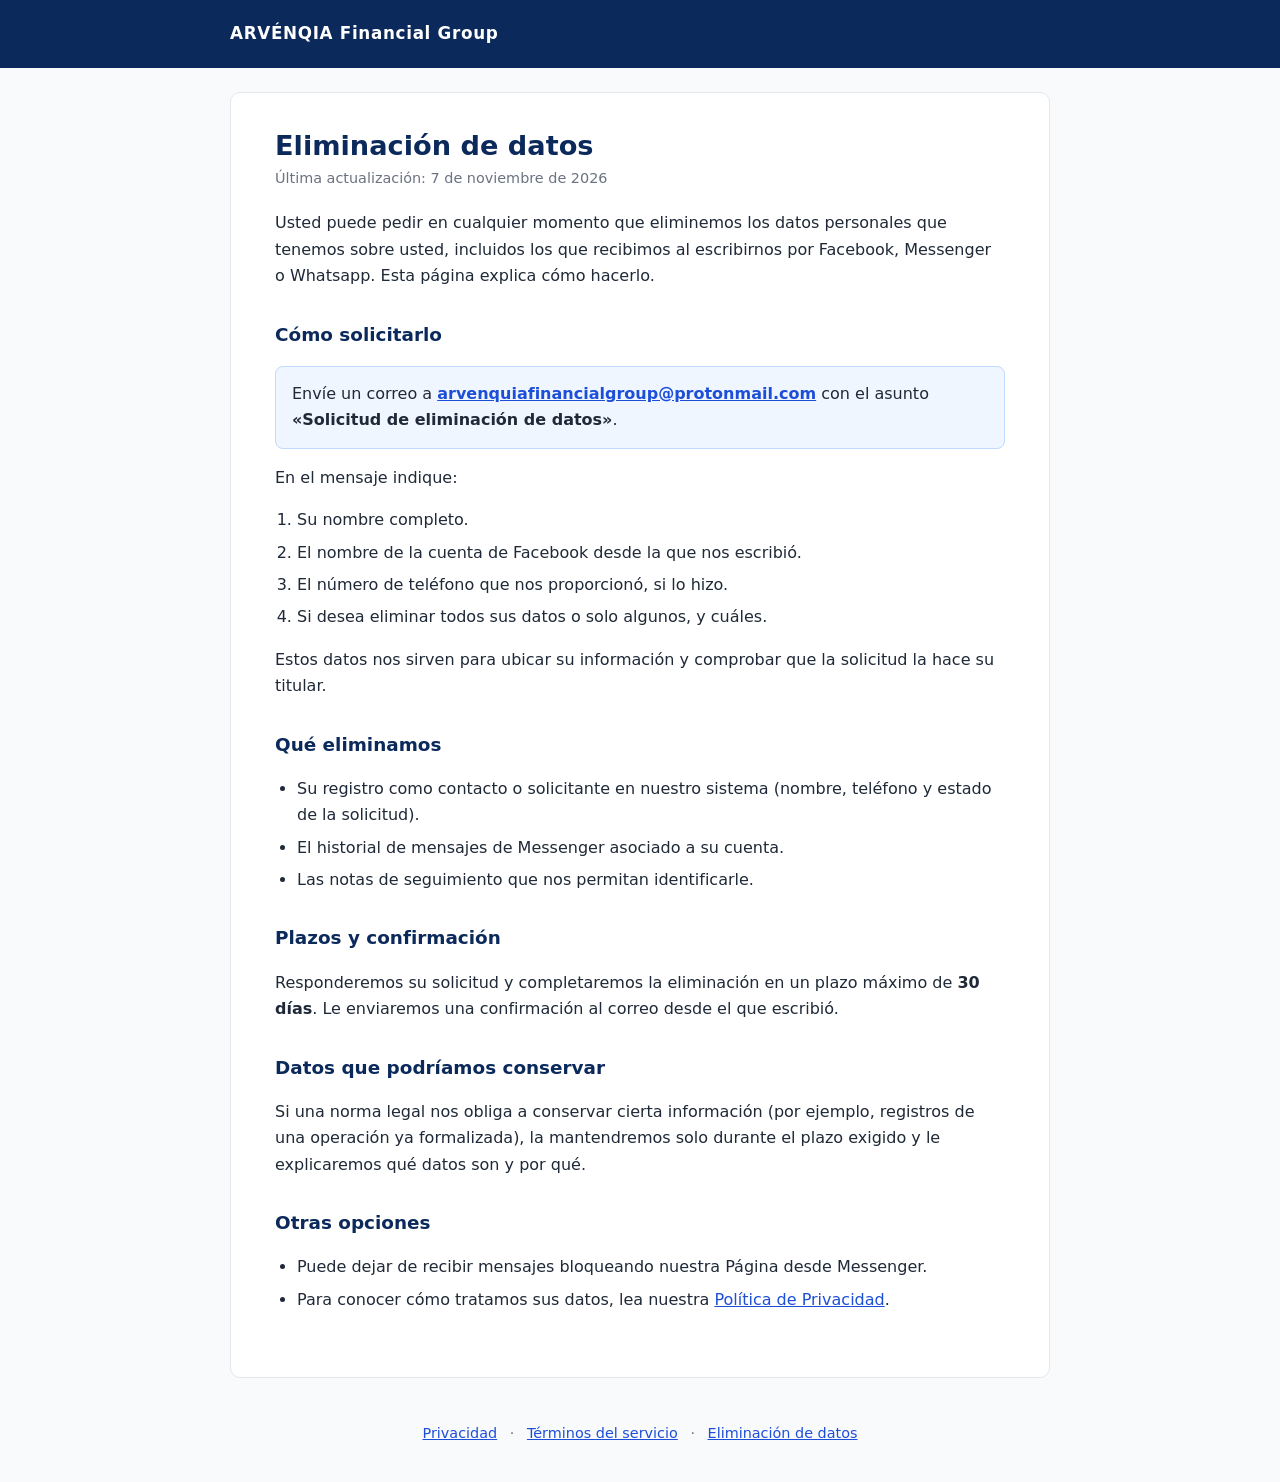
<file: public/eliminar-datos.html>
<!doctype html>
<html lang="es">
<head>
<meta charset="utf-8">
<meta name="viewport" content="width=device-width, initial-scale=1">
<title>Eliminación de datos | ARVÉNQIA Financial Group</title>
<meta name="description" content="Cómo solicitar la eliminación de sus datos personales en ARVÉNQIA Financial Group, incluidos los obtenidos a través de Messenger.">
<style>
:root{--c:#0b2a5b;--t:#1f2937;--m:#6b7280;--b:#e5e7eb}
*{box-sizing:border-box}
body{margin:0;font-family:system-ui,-apple-system,"Segoe UI",Roboto,Arial,sans-serif;color:var(--t);line-height:1.65;background:#f8fafc}
header{background:var(--c);color:#fff;padding:20px 16px}
header div,main,footer div{max-width:820px;margin:0 auto}
header strong{font-size:1.05rem;letter-spacing:.04em}
main{background:#fff;padding:28px 20px 40px;margin-top:-1px}
@media(min-width:860px){main{margin-top:24px;margin-bottom:24px;border:1px solid var(--b);border-radius:10px;padding:36px 44px 48px}}
h1{font-size:1.7rem;line-height:1.25;margin:0 0 4px;color:var(--c)}
h2{font-size:1.15rem;margin:30px 0 8px;color:var(--c)}
p,li{font-size:1rem}
ul,ol{padding-left:22px}
li{margin:6px 0}
.meta{color:var(--m);font-size:.9rem;margin:0 0 20px}
.box{background:#eff6ff;border:1px solid #bfdbfe;border-radius:8px;padding:14px 16px;margin:16px 0}
a{color:#1d4ed8}
footer{padding:20px 16px 36px;color:var(--m);font-size:.9rem;text-align:center}
footer a{margin:0 8px}
</style>
</head>
<body>
<header><div><strong>ARVÉNQIA Financial Group</strong></div></header>
<main>
<h1>Eliminación de datos</h1>
<p class="meta">Última actualización: 7 de noviembre de 2026</p>

<p>Usted puede pedir en cualquier momento que eliminemos los datos personales que tenemos sobre usted, incluidos los que recibimos al escribirnos por Facebook, Messenger o Whatsapp. Esta página explica cómo hacerlo.</p>

<h2>Cómo solicitarlo</h2>
<div class="box">
<p style="margin:0">Envíe un correo a <strong><a href="mailto:arvenquiafinancialgroup@protonmail.com?subject=Solicitud%20de%20eliminaci%C3%B3n%20de%20datos">arvenquiafinancialgroup@protonmail.com</a></strong> con el asunto <strong>«Solicitud de eliminación de datos»</strong>.</p>
</div>
<p>En el mensaje indique:</p>
<ol>
<li>Su nombre completo.</li>
<li>El nombre de la cuenta de Facebook desde la que nos escribió.</li>
<li>El número de teléfono que nos proporcionó, si lo hizo.</li>
<li>Si desea eliminar todos sus datos o solo algunos, y cuáles.</li>
</ol>
<p>Estos datos nos sirven para ubicar su información y comprobar que la solicitud la hace su titular.</p>

<h2>Qué eliminamos</h2>
<ul>
<li>Su registro como contacto o solicitante en nuestro sistema (nombre, teléfono y estado de la solicitud).</li>
<li>El historial de mensajes de Messenger asociado a su cuenta.</li>
<li>Las notas de seguimiento que nos permitan identificarle.</li>
</ul>

<h2>Plazos y confirmación</h2>
<p>Responderemos su solicitud y completaremos la eliminación en un plazo máximo de <strong>30 días</strong>. Le enviaremos una confirmación al correo desde el que escribió.</p>

<h2>Datos que podríamos conservar</h2>
<p>Si una norma legal nos obliga a conservar cierta información (por ejemplo, registros de una operación ya formalizada), la mantendremos solo durante el plazo exigido y le explicaremos qué datos son y por qué.</p>

<h2>Otras opciones</h2>
<ul>
<li>Puede dejar de recibir mensajes bloqueando nuestra Página desde Messenger.</li>
<li>Para conocer cómo tratamos sus datos, lea nuestra <a href="privacidad.html">Política de Privacidad</a>.</li>
</ul>
</main>
<footer><div><a href="privacidad.html">Privacidad</a> · <a href="terminos.html">Términos del servicio</a> · <a href="eliminar-datos.html">Eliminación de datos</a></div></footer>
</body>
</html>
</file>
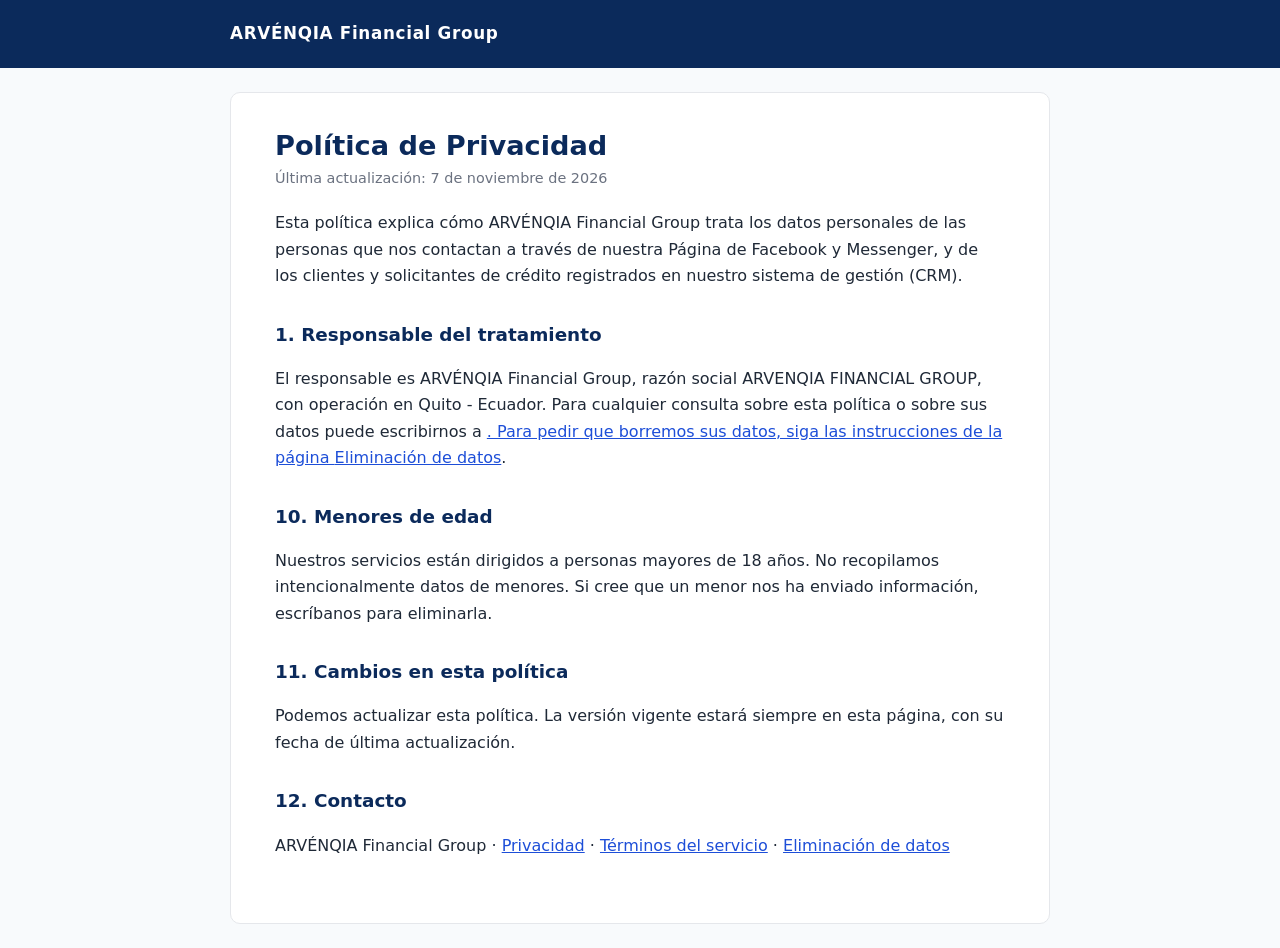
<file: public/privacidad.html>
<!doctype html>
<html lang="es">
<head>
<meta charset="utf-8">
<meta name="viewport" content="width=device-width, initial-scale=1">
<title>Política de Privacidad | ARVÉNQIA Financial Group</title>
<meta name="description" content="Política de privacidad de ARVÉNQIA Financial Group: qué datos recopilamos a través de Messenger, cómo los usamos y cómo ejercer sus derechos.">
<style>
:root{--c:#0b2a5b;--t:#1f2937;--m:#6b7280;--b:#e5e7eb}
*{box-sizing:border-box}
body{margin:0;font-family:system-ui,-apple-system,"Segoe UI",Roboto,Arial,sans-serif;color:var(--t);line-height:1.65;background:#f8fafc}
header{background:var(--c);color:#fff;padding:20px 16px}
header div,main,footer div{max-width:820px;margin:0 auto}
header strong{font-size:1.05rem;letter-spacing:.04em}
main{background:#fff;padding:28px 20px 40px;margin-top:-1px}
@media(min-width:860px){main{margin-top:24px;margin-bottom:24px;border:1px solid var(--b);border-radius:10px;padding:36px 44px 48px}}
h1{font-size:1.7rem;line-height:1.25;margin:0 0 4px;color:var(--c)}
h2{font-size:1.15rem;margin:30px 0 8px;color:var(--c)}
p,li{font-size:1rem}
ul{padding-left:22px}
li{margin:4px 0}
.meta{color:var(--m);font-size:.9rem;margin:0 0 20px}
a{color:#1d4ed8}
footer{padding:20px 16px 36px;color:var(--m);font-size:.9rem;text-align:center}
footer a{margin:0 8px}
</style>
</head>
<body>
<header><div><strong>ARVÉNQIA Financial Group</strong></div></header>
<main>
<h1>Política de Privacidad</h1>
<p class="meta">Última actualización: 7 de noviembre de 2026</p>

<p>Esta política explica cómo ARVÉNQIA Financial Group trata los datos personales de las personas que nos contactan a través de nuestra Página de Facebook y Messenger, y de los clientes y solicitantes de crédito registrados en nuestro sistema de gestión (CRM).</p>

<h2>1. Responsable del tratamiento</h2>
<p>El responsable es ARVÉNQIA Financial Group, razón social ARVENQIA FINANCIAL GROUP, con operación en Quito - Ecuador. Para cualquier consulta sobre esta política o sobre sus datos puede escribirnos a <a href="mailto:arvenquiafinancialgroup@protonmail.com</a>.</p>

<h2>2. Datos que recopilamos</h2>
<p>Recopilamos únicamente los datos necesarios para atenderle:</p>
<ul>
<li><strong>Datos de Messenger:</strong> el identificador de usuario que Facebook asigna a su conversación con nuestra Página, el contenido de los mensajes que nos envía y la fecha de cada mensaje.</li>
<li><strong>Datos que usted nos da voluntariamente:</strong> su nombre y número de teléfono cuando solicita información o un crédito, y cualquier otro dato que decida escribir en la conversación.</li>
<li><strong>Datos de gestión comercial:</strong> el estado de su solicitud, el resultado de los contactos que realiza nuestro equipo (por ejemplo, llamadas) y las notas de seguimiento.</li>
<li><strong>Datos de nuestro personal:</strong> nombre, correo, teléfono y rol de los asesores y administradores que usan el sistema.</li>
</ul>
<p>No accedemos a su contraseña, a su perfil personal de Facebook, a sus amigos ni a sus publicaciones. Le recomendamos no enviar por Messenger información sensible innecesaria, como contraseñas o datos bancarios completos.</p>

<h2>3. Para qué usamos sus datos</h2>
<ul>
<li>Responder sus consultas y darle información sobre nuestros productos de crédito.</li>
<li>Registrar su solicitud y permitir que un asesor se comunique con usted.</li>
<li>Gestionar y dar seguimiento a la relación comercial.</li>
<li>Mantener la seguridad del sistema, prevenir fraudes y cumplir obligaciones legales.</li>
<li>Mejorar la calidad de nuestra atención.</li>
</ul>

<h2>4. Asistente automatizado</h2>
<p>Parte de la atención por Messenger la realiza un asistente automatizado. Para generar sus respuestas, el texto del mensaje que usted envía se procesa mediante servicios de inteligencia artificial de Google. Las respuestas del asistente son informativas y no constituyen aprobación, oferta ni promesa de crédito. Cualquier evaluación de su solicitud la realiza personal de ARVÉNQIA, y usted puede pedir hablar con un asesor en cualquier momento.</p>

<h2>5. Con quién compartimos los datos</h2>
<p>No vendemos sus datos personales. Los compartimos solo con proveedores que nos permiten operar el servicio y que actúan siguiendo nuestras instrucciones:</p>
<ul>
<li><strong>Meta Platforms</strong> (Facebook y Messenger), por donde llegan y salen los mensajes.</li>
<li><strong>Supabase</strong>, donde se almacenan de forma segura los registros del sistema.</li>
<li><strong>Render</strong>, que aloja la aplicación.</li>
<li><strong>Google</strong>, para el procesamiento de las respuestas del asistente automatizado.</li>
</ul>
<p>También podremos comunicar datos a autoridades competentes cuando una norma o una orden legal lo exija.</p>

<h2>6. Transferencias internacionales</h2>
<p>Algunos de estos proveedores pueden tratar datos en servidores ubicados fuera de ECUADOR. En esos casos procuramos que cuenten con medidas de seguridad adecuadas.</p>

<h2>7. Cuánto tiempo conservamos los datos</h2>
<p>Conservamos sus datos mientras sean necesarios para gestionar su solicitud y la relación comercial, y durante los plazos que exija la normativa aplicable. Pasado ese tiempo, o cuando usted solicite su eliminación y no exista una obligación legal de conservarlos, los eliminamos o anonimizamos.</p>

<h2>8. Seguridad</h2>
<p>Aplicamos medidas razonables para proteger sus datos: conexiones cifradas (HTTPS), acceso al sistema restringido por usuario y rol, y cifrado de las credenciales de integración con Meta. Ningún sistema es completamente infalible, pero trabajamos para reducir los riesgos.</p>

<h2>9. Sus derechos</h2>
<p>De acuerdo con la normativa de protección de datos personales aplicable en ECUADOR, usted puede solicitar el acceso a sus datos, su rectificación o actualización, su eliminación, y oponerse a determinados tratamientos. Para ejercerlos escriba a <a href="mailto:arvenquiafinancialgroup@protonmail.com</a>. Para pedir que borremos sus datos, siga las instrucciones de la página <a href="eliminar-datos.html">Eliminación de datos</a>.</p>

<h2>10. Menores de edad</h2>
<p>Nuestros servicios están dirigidos a personas mayores de 18 años. No recopilamos intencionalmente datos de menores. Si cree que un menor nos ha enviado información, escríbanos para eliminarla.</p>

<h2>11. Cambios en esta política</h2>
<p>Podemos actualizar esta política. La versión vigente estará siempre en esta página, con su fecha de última actualización.</p>

<h2>12. Contacto</h2>
<p>ARVÉNQIA Financial Group · <a href="mailto:arvenquiafinancialgroup@protonmail.com</a></p>
</main>
<footer><div><a href="privacidad.html">Privacidad</a> · <a href="terminos.html">Términos del servicio</a> · <a href="eliminar-datos.html">Eliminación de datos</a></div></footer>
</body>
</html>
</file>
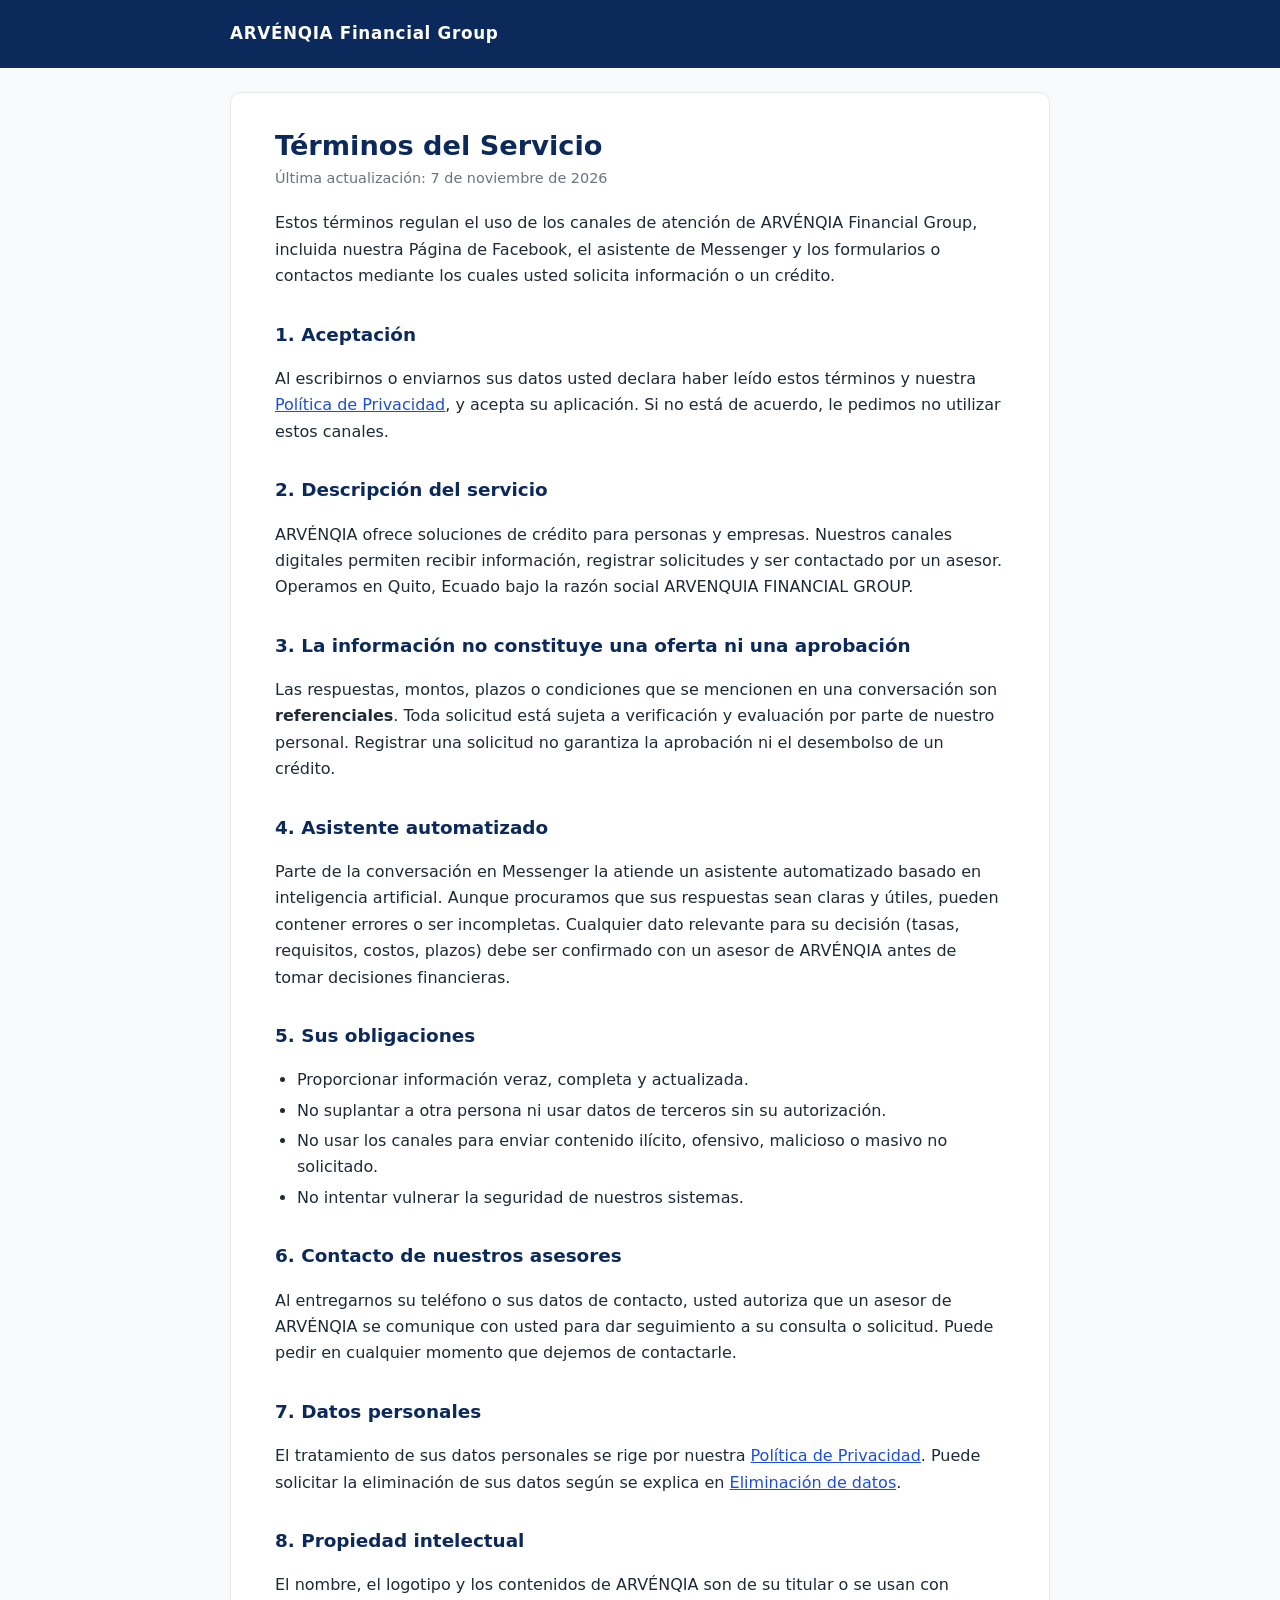
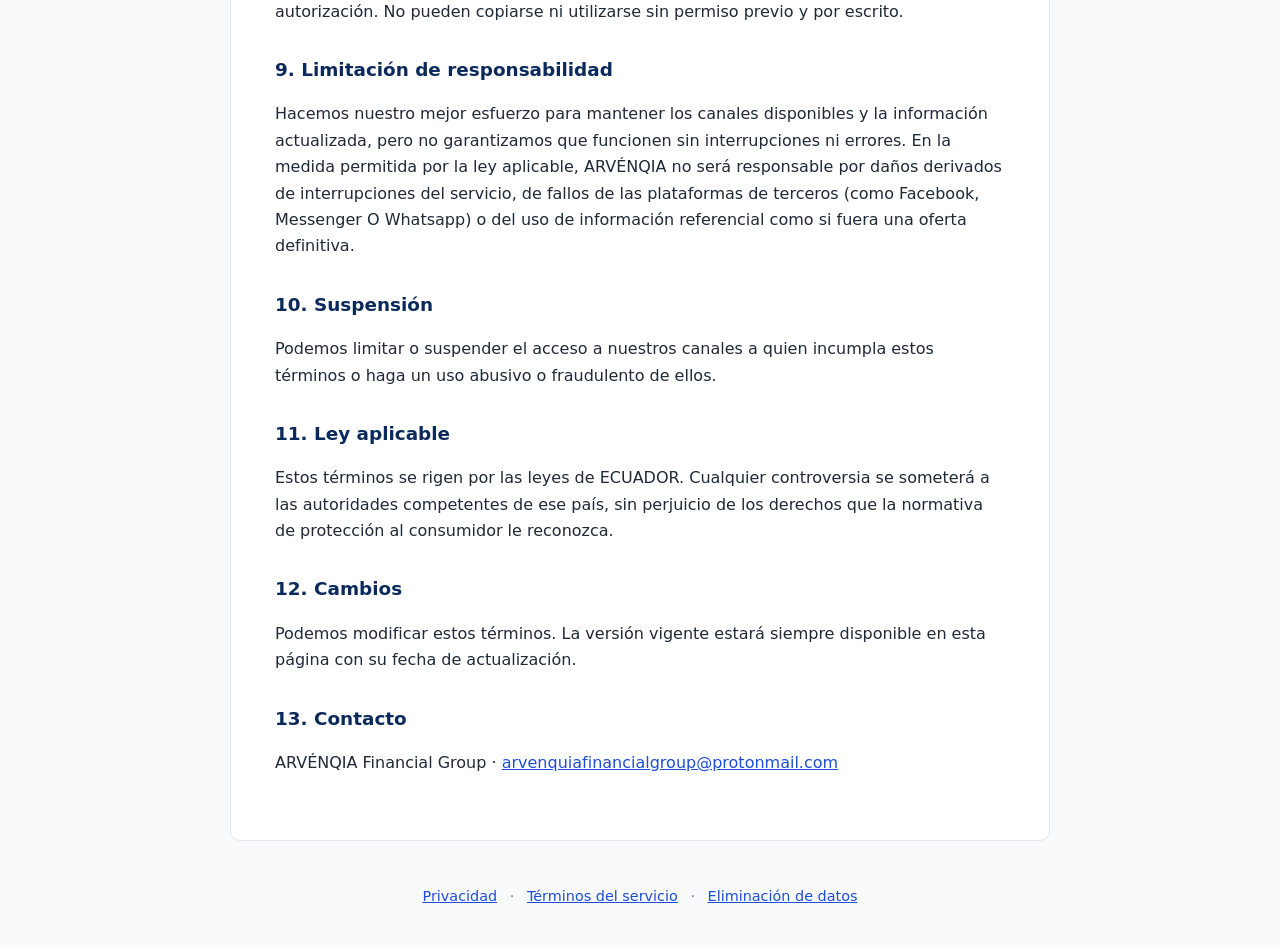
<file: public/terminos.html>
<!doctype html>
<html lang="es">
<head>
<meta charset="utf-8">
<meta name="viewport" content="width=device-width, initial-scale=1">
<title>Términos del Servicio | ARVÉNQIA Financial Group</title>
<meta name="description" content="Condiciones de uso de los canales de atención de ARVÉNQIA Financial Group, incluido el asistente de Messenger.">
<style>
:root{--c:#0b2a5b;--t:#1f2937;--m:#6b7280;--b:#e5e7eb}
*{box-sizing:border-box}
body{margin:0;font-family:system-ui,-apple-system,"Segoe UI",Roboto,Arial,sans-serif;color:var(--t);line-height:1.65;background:#f8fafc}
header{background:var(--c);color:#fff;padding:20px 16px}
header div,main,footer div{max-width:820px;margin:0 auto}
header strong{font-size:1.05rem;letter-spacing:.04em}
main{background:#fff;padding:28px 20px 40px;margin-top:-1px}
@media(min-width:860px){main{margin-top:24px;margin-bottom:24px;border:1px solid var(--b);border-radius:10px;padding:36px 44px 48px}}
h1{font-size:1.7rem;line-height:1.25;margin:0 0 4px;color:var(--c)}
h2{font-size:1.15rem;margin:30px 0 8px;color:var(--c)}
p,li{font-size:1rem}
ul{padding-left:22px}
li{margin:4px 0}
.meta{color:var(--m);font-size:.9rem;margin:0 0 20px}
a{color:#1d4ed8}
footer{padding:20px 16px 36px;color:var(--m);font-size:.9rem;text-align:center}
footer a{margin:0 8px}
</style>
</head>
<body>
<header><div><strong>ARVÉNQIA Financial Group</strong></div></header>
<main>
<h1>Términos del Servicio</h1>
<p class="meta">Última actualización: 7 de noviembre de 2026</p>

<p>Estos términos regulan el uso de los canales de atención de ARVÉNQIA Financial Group, incluida nuestra Página de Facebook, el asistente de Messenger y los formularios o contactos mediante los cuales usted solicita información o un crédito.</p>

<h2>1. Aceptación</h2>
<p>Al escribirnos o enviarnos sus datos usted declara haber leído estos términos y nuestra <a href="privacidad.html">Política de Privacidad</a>, y acepta su aplicación. Si no está de acuerdo, le pedimos no utilizar estos canales.</p>

<h2>2. Descripción del servicio</h2>
<p>ARVÉNQIA ofrece soluciones de crédito para personas y empresas. Nuestros canales digitales permiten recibir información, registrar solicitudes y ser contactado por un asesor. Operamos en Quito, Ecuado bajo la razón social ARVENQUIA FINANCIAL GROUP.</p>

<h2>3. La información no constituye una oferta ni una aprobación</h2>
<p>Las respuestas, montos, plazos o condiciones que se mencionen en una conversación son <strong>referenciales</strong>. Toda solicitud está sujeta a verificación y evaluación por parte de nuestro personal. Registrar una solicitud no garantiza la aprobación ni el desembolso de un crédito.</p>

<h2>4. Asistente automatizado</h2>
<p>Parte de la conversación en Messenger la atiende un asistente automatizado basado en inteligencia artificial. Aunque procuramos que sus respuestas sean claras y útiles, pueden contener errores o ser incompletas. Cualquier dato relevante para su decisión (tasas, requisitos, costos, plazos) debe ser confirmado con un asesor de ARVÉNQIA antes de tomar decisiones financieras.</p>

<h2>5. Sus obligaciones</h2>
<ul>
<li>Proporcionar información veraz, completa y actualizada.</li>
<li>No suplantar a otra persona ni usar datos de terceros sin su autorización.</li>
<li>No usar los canales para enviar contenido ilícito, ofensivo, malicioso o masivo no solicitado.</li>
<li>No intentar vulnerar la seguridad de nuestros sistemas.</li>
</ul>

<h2>6. Contacto de nuestros asesores</h2>
<p>Al entregarnos su teléfono o sus datos de contacto, usted autoriza que un asesor de ARVÉNQIA se comunique con usted para dar seguimiento a su consulta o solicitud. Puede pedir en cualquier momento que dejemos de contactarle.</p>

<h2>7. Datos personales</h2>
<p>El tratamiento de sus datos personales se rige por nuestra <a href="privacidad.html">Política de Privacidad</a>. Puede solicitar la eliminación de sus datos según se explica en <a href="eliminar-datos.html">Eliminación de datos</a>.</p>

<h2>8. Propiedad intelectual</h2>
<p>El nombre, el logotipo y los contenidos de ARVÉNQIA son de su titular o se usan con autorización. No pueden copiarse ni utilizarse sin permiso previo y por escrito.</p>

<h2>9. Limitación de responsabilidad</h2>
<p>Hacemos nuestro mejor esfuerzo para mantener los canales disponibles y la información actualizada, pero no garantizamos que funcionen sin interrupciones ni errores. En la medida permitida por la ley aplicable, ARVÉNQIA no será responsable por daños derivados de interrupciones del servicio, de fallos de las plataformas de terceros (como Facebook, Messenger O Whatsapp) o del uso de información referencial como si fuera una oferta definitiva.</p>

<h2>10. Suspensión</h2>
<p>Podemos limitar o suspender el acceso a nuestros canales a quien incumpla estos términos o haga un uso abusivo o fraudulento de ellos.</p>

<h2>11. Ley aplicable</h2>
<p>Estos términos se rigen por las leyes de ECUADOR. Cualquier controversia se someterá a las autoridades competentes de ese país, sin perjuicio de los derechos que la normativa de protección al consumidor le reconozca.</p>

<h2>12. Cambios</h2>
<p>Podemos modificar estos términos. La versión vigente estará siempre disponible en esta página con su fecha de actualización.</p>

<h2>13. Contacto</h2>
<p>ARVÉNQIA Financial Group · <a href="mailto:arvenquiafinancialgroup@protonmail.com">arvenquiafinancialgroup@protonmail.com</a></p>
</main>
<footer><div><a href="privacidad.html">Privacidad</a> · <a href="terminos.html">Términos del servicio</a> · <a href="eliminar-datos.html">Eliminación de datos</a></div></footer>
</body>
</html>
</file>
